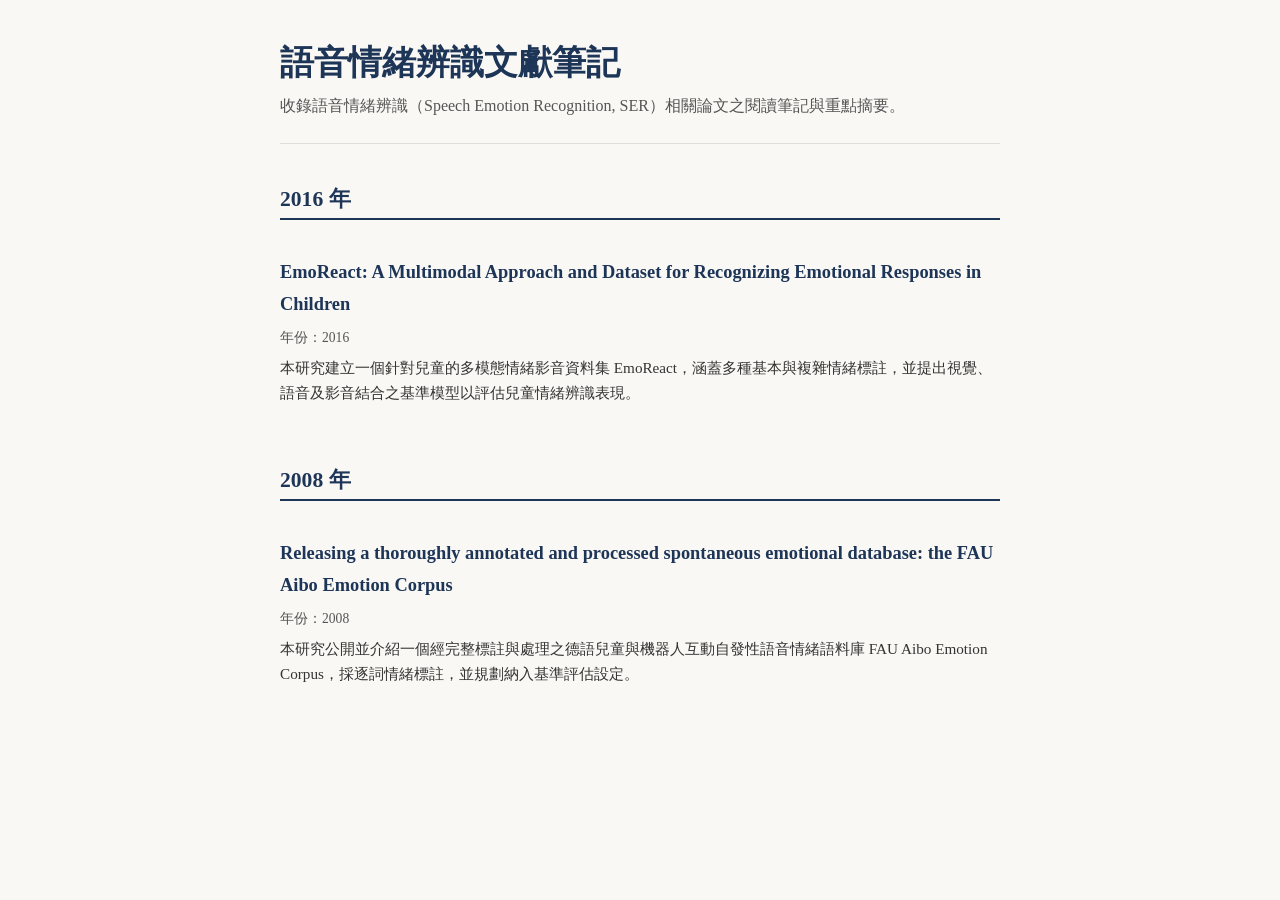
<file: index.html>
<!DOCTYPE html>
<html lang="zh-Hant">
<head>
  <meta charset="utf-8">
  <meta name="viewport" content="width=device-width, initial-scale=1">
  <title>語音情緒辨識文獻筆記</title>
  <link rel="stylesheet" href="css/style.css">
</head>
<body>
  <div class="container">
    <header class="site-header">
      <h1 class="site-title">語音情緒辨識文獻筆記</h1>
      <p class="site-desc">收錄語音情緒辨識（Speech Emotion Recognition, SER）相關論文之閱讀筆記與重點摘要。</p>
    </header>

    <noscript>
      <div class="noscript-warning">
        提示：目錄需要 JavaScript 才能顯示，請啟用瀏覽器的 JavaScript。
      </div>
    </noscript>

    <main id="notes-list">
      <!-- 筆記目錄將由 js/app.js 動態載入 data/notes.json 渲染 -->
    </main>
  </div>

  <script src="js/app.js"></script>
</body>
</html>
</file>
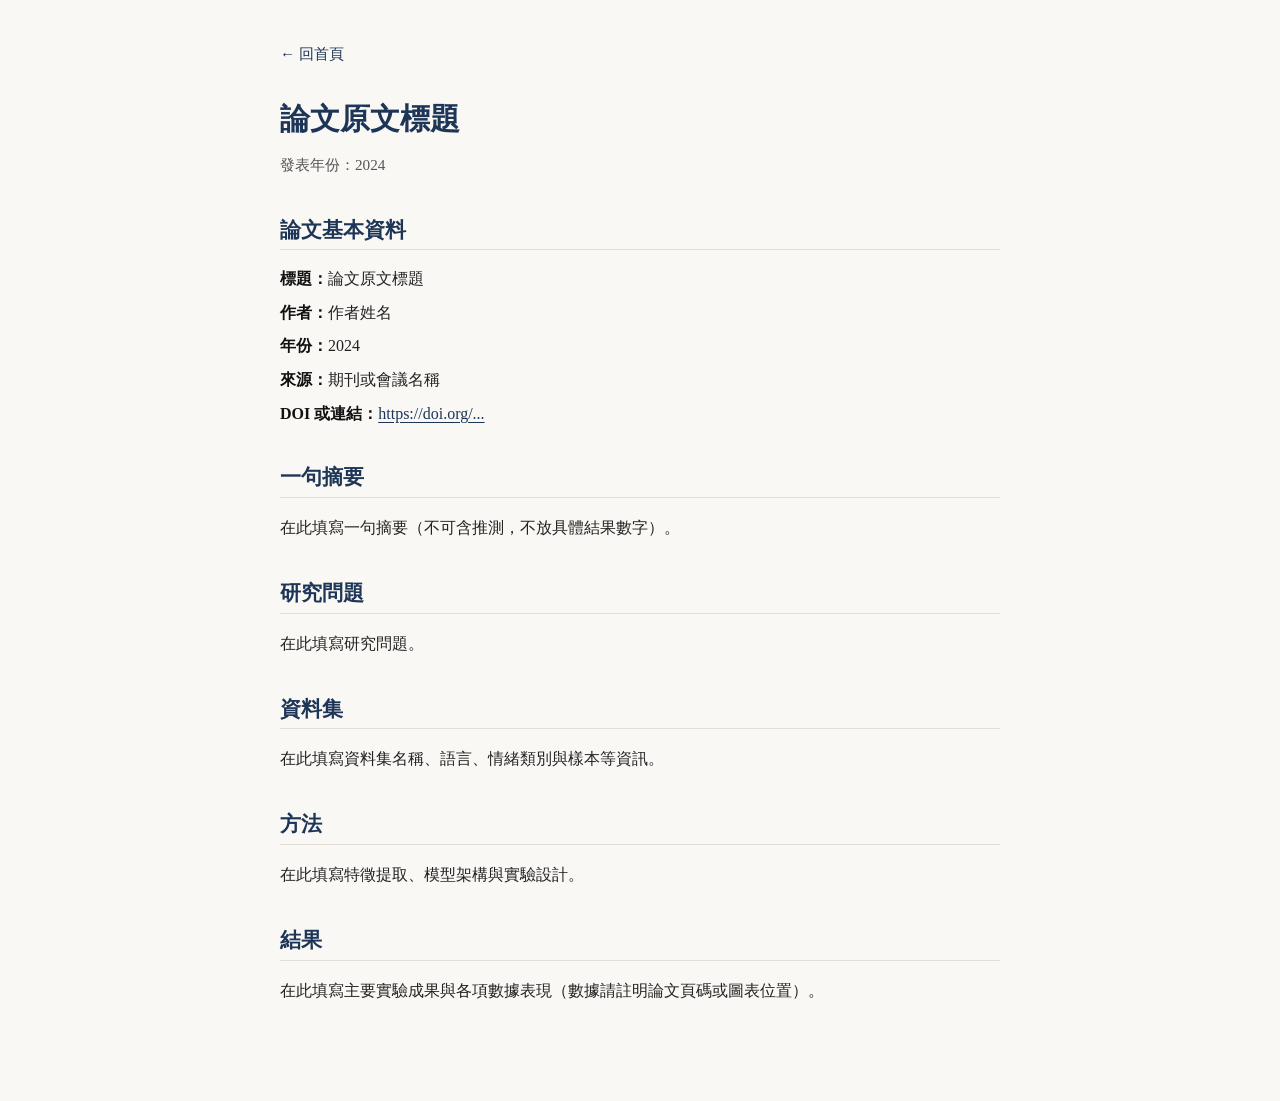
<file: templates/note-template.html>
<!DOCTYPE html>
<html lang="zh-Hant">
<head>
  <meta charset="utf-8">
  <meta name="viewport" content="width=device-width, initial-scale=1">
  <title>論文簡短標題 — 語音情緒辨識文獻筆記</title>
  <link rel="stylesheet" href="../../css/style.css">
</head>
<body>
  <div class="container">
    <nav class="nav">
      <a href="../../index.html" class="back-link">← 回首頁</a>
    </nav>

    <header class="note-header">
      <h1 id="paper-title">論文原文標題</h1>
      <p class="note-meta">發表年份：<span id="paper-year">2024</span></p>
    </header>

    <main>
      <section class="note-section">
        <h2>論文基本資料</h2>
        <ul class="meta-list">
          <li><strong>標題：</strong>論文原文標題</li>
          <li><strong>作者：</strong>作者姓名</li>
          <li><strong>年份：</strong>2024</li>
          <li><strong>來源：</strong>期刊或會議名稱</li>
          <li><strong>DOI 或連結：</strong><a href="https://doi.org/..." target="_blank" rel="noopener">https://doi.org/...</a></li>
        </ul>
      </section>

      <section class="note-section">
        <h2>一句摘要</h2>
        <p id="paper-summary">在此填寫一句摘要（不可含推測，不放具體結果數字）。</p>
      </section>

      <section class="note-section">
        <h2>研究問題</h2>
        <p>在此填寫研究問題。</p>
      </section>

      <section class="note-section">
        <h2>資料集</h2>
        <p>在此填寫資料集名稱、語言、情緒類別與樣本等資訊。</p>
      </section>

      <section class="note-section">
        <h2>方法</h2>
        <p>在此填寫特徵提取、模型架構與實驗設計。</p>
      </section>

      <section class="note-section">
        <h2>結果</h2>
        <p>在此填寫主要實驗成果與各項數據表現（數據請註明論文頁碼或圖表位置）。</p>
      </section>
    </main>
  </div>
</body>
</html>
</file>
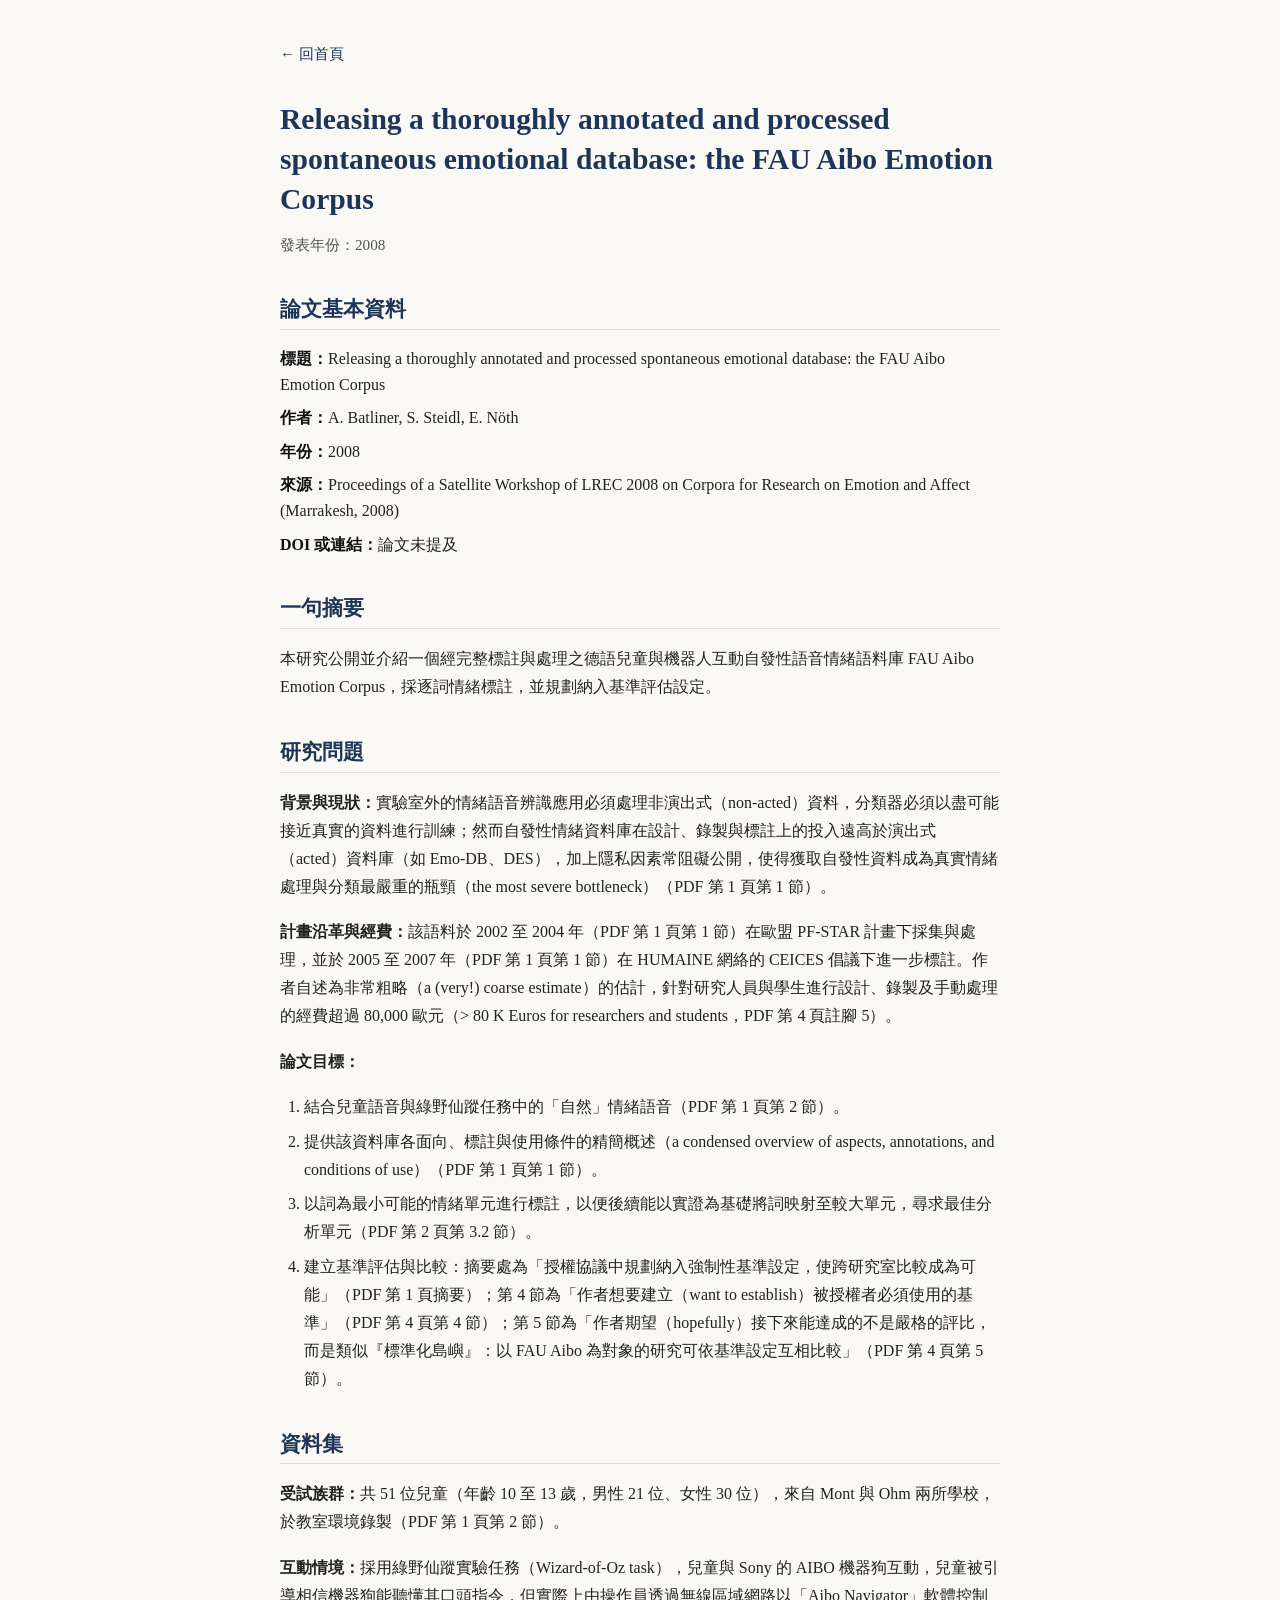
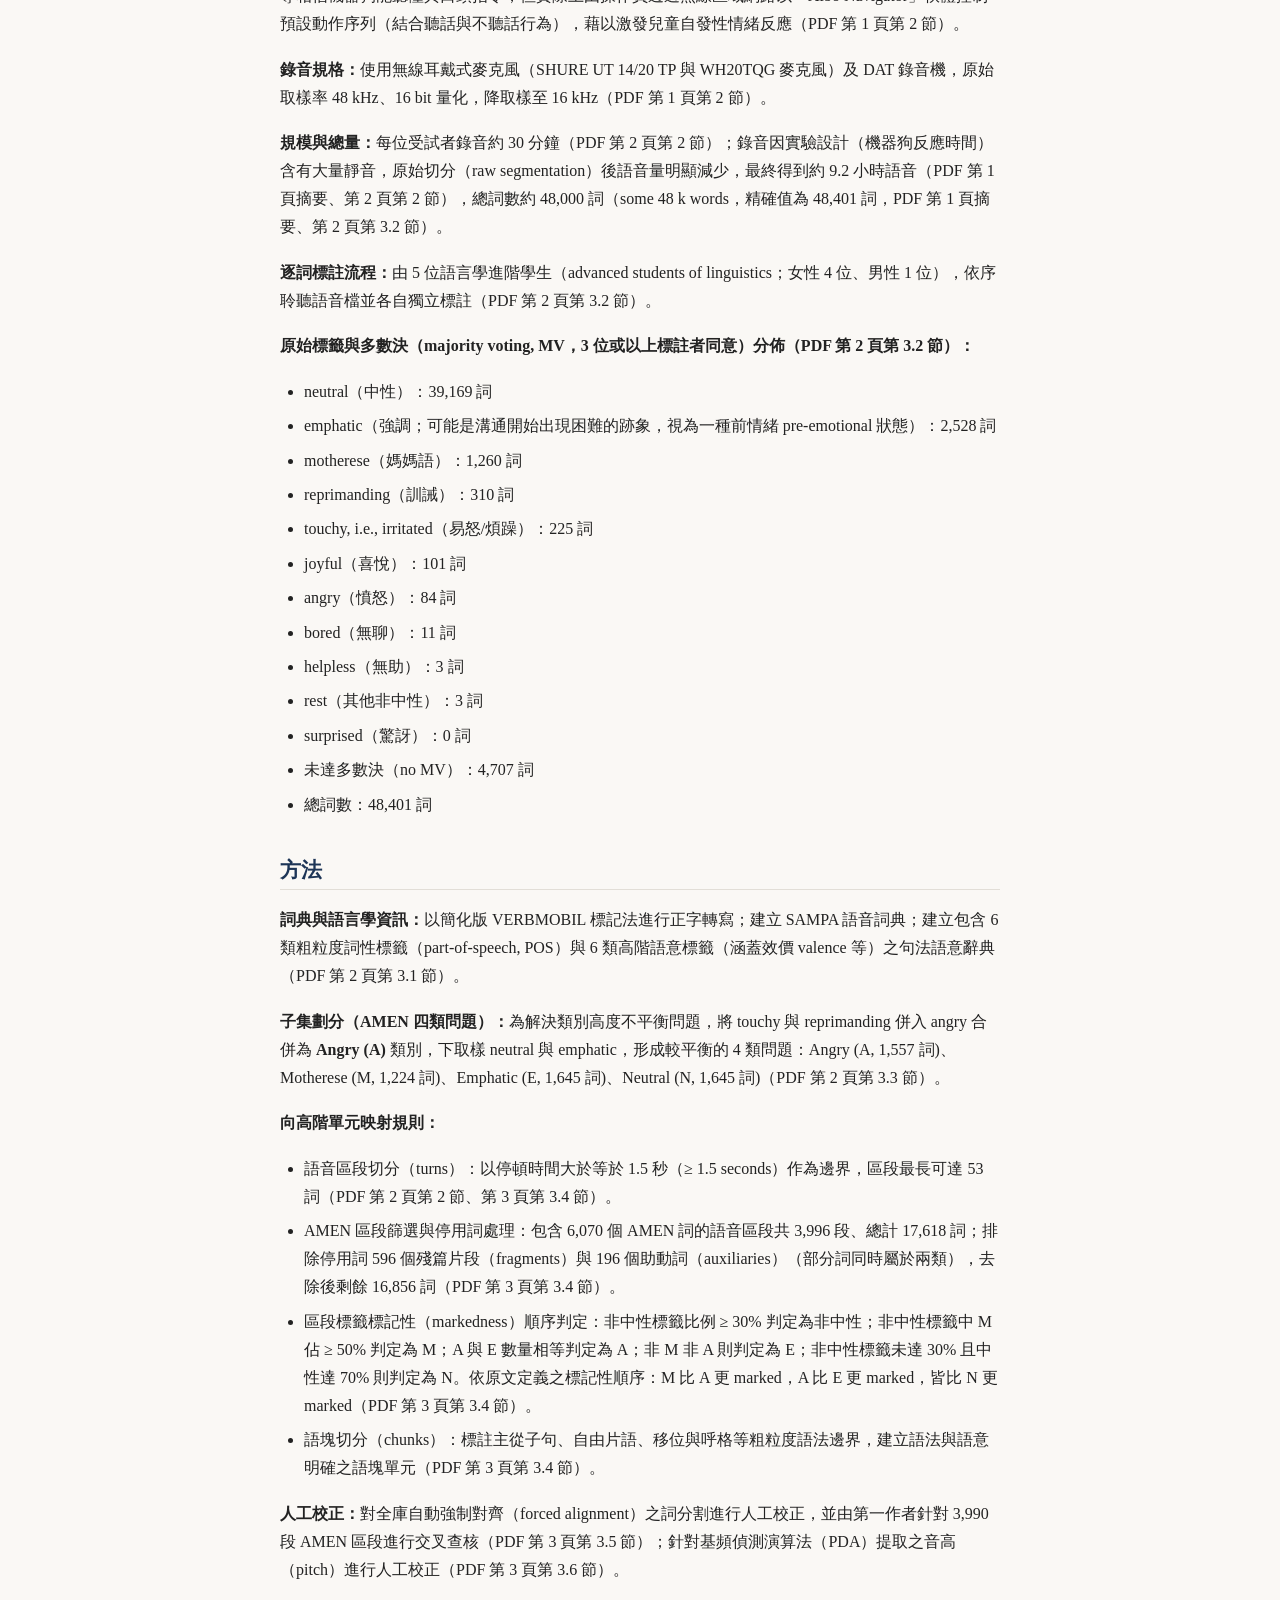
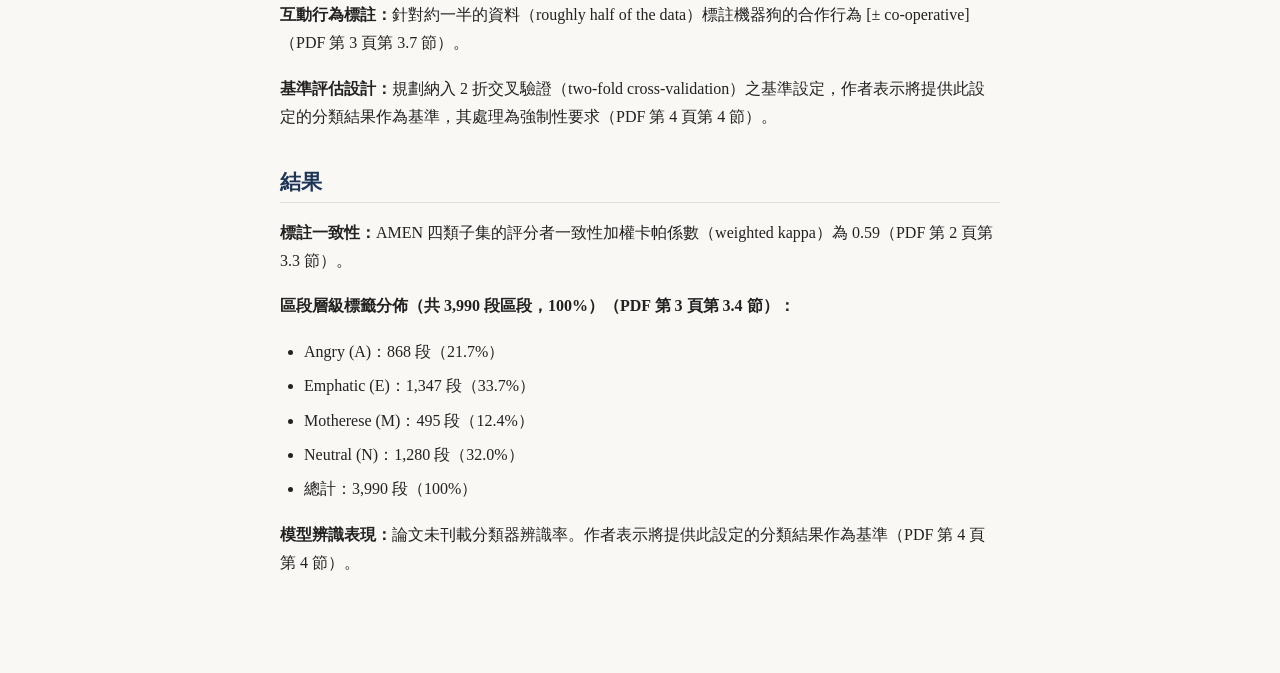
<file: notes/2008/2008-fau-aibo-emotion-corpus.html>
<!DOCTYPE html>
<html lang="zh-Hant">
<head>
  <meta charset="utf-8">
  <meta name="viewport" content="width=device-width, initial-scale=1">
  <title>FAU Aibo 自發性語音情緒語料庫 — 語音情緒辨識文獻筆記</title>
  <link rel="stylesheet" href="../../css/style.css">
</head>
<body>
  <div class="container">
    <nav class="nav">
      <a href="../../index.html" class="back-link">← 回首頁</a>
    </nav>

    <header class="note-header">
      <h1 id="paper-title">Releasing a thoroughly annotated and processed spontaneous emotional database: the FAU Aibo Emotion Corpus</h1>
      <p class="note-meta">發表年份：<span id="paper-year">2008</span></p>
    </header>

    <main>
      <section class="note-section">
        <h2>論文基本資料</h2>
        <ul class="meta-list">
          <li><strong>標題：</strong>Releasing a thoroughly annotated and processed spontaneous emotional database: the FAU Aibo Emotion Corpus</li>
          <li><strong>作者：</strong>A. Batliner, S. Steidl, E. Nöth</li>
          <li><strong>年份：</strong>2008</li>
          <li><strong>來源：</strong>Proceedings of a Satellite Workshop of LREC 2008 on Corpora for Research on Emotion and Affect (Marrakesh, 2008)</li>
          <li><strong>DOI 或連結：</strong>論文未提及</li>
        </ul>
      </section>

      <section class="note-section">
        <h2>一句摘要</h2>
        <p id="paper-summary">本研究公開並介紹一個經完整標註與處理之德語兒童與機器人互動自發性語音情緒語料庫 FAU Aibo Emotion Corpus，採逐詞情緒標註，並規劃納入基準評估設定。</p>
      </section>

      <section class="note-section">
        <h2>研究問題</h2>
        <p><strong>背景與現狀：</strong>實驗室外的情緒語音辨識應用必須處理非演出式（non-acted）資料，分類器必須以盡可能接近真實的資料進行訓練；然而自發性情緒資料庫在設計、錄製與標註上的投入遠高於演出式（acted）資料庫（如 Emo-DB、DES），加上隱私因素常阻礙公開，使得獲取自發性資料成為真實情緒處理與分類最嚴重的瓶頸（the most severe bottleneck）（PDF 第 1 頁第 1 節）。</p>
        <p><strong>計畫沿革與經費：</strong>該語料於 2002 至 2004 年（PDF 第 1 頁第 1 節）在歐盟 PF-STAR 計畫下採集與處理，並於 2005 至 2007 年（PDF 第 1 頁第 1 節）在 HUMAINE 網絡的 CEICES 倡議下進一步標註。作者自述為非常粗略（a (very!) coarse estimate）的估計，針對研究人員與學生進行設計、錄製及手動處理的經費超過 80,000 歐元（&gt; 80 K Euros for researchers and students，PDF 第 4 頁註腳 5）。</p>
        <p><strong>論文目標：</strong></p>
        <ol>
          <li>結合兒童語音與綠野仙蹤任務中的「自然」情緒語音（PDF 第 1 頁第 2 節）。</li>
          <li>提供該資料庫各面向、標註與使用條件的精簡概述（a condensed overview of aspects, annotations, and conditions of use）（PDF 第 1 頁第 1 節）。</li>
          <li>以詞為最小可能的情緒單元進行標註，以便後續能以實證為基礎將詞映射至較大單元，尋求最佳分析單元（PDF 第 2 頁第 3.2 節）。</li>
          <li>建立基準評估與比較：摘要處為「授權協議中規劃納入強制性基準設定，使跨研究室比較成為可能」（PDF 第 1 頁摘要）；第 4 節為「作者想要建立（want to establish）被授權者必須使用的基準」（PDF 第 4 頁第 4 節）；第 5 節為「作者期望（hopefully）接下來能達成的不是嚴格的評比，而是類似『標準化島嶼』：以 FAU Aibo 為對象的研究可依基準設定互相比較」（PDF 第 4 頁第 5 節）。</li>
        </ol>
      </section>

      <section class="note-section">
        <h2>資料集</h2>
        <p><strong>受試族群：</strong>共 51 位兒童（年齡 10 至 13 歲，男性 21 位、女性 30 位），來自 Mont 與 Ohm 兩所學校，於教室環境錄製（PDF 第 1 頁第 2 節）。</p>
        <p><strong>互動情境：</strong>採用綠野仙蹤實驗任務（Wizard-of-Oz task），兒童與 Sony 的 AIBO 機器狗互動，兒童被引導相信機器狗能聽懂其口頭指令，但實際上由操作員透過無線區域網路以「Aibo Navigator」軟體控制預設動作序列（結合聽話與不聽話行為），藉以激發兒童自發性情緒反應（PDF 第 1 頁第 2 節）。</p>
        <p><strong>錄音規格：</strong>使用無線耳戴式麥克風（SHURE UT 14/20 TP 與 WH20TQG 麥克風）及 DAT 錄音機，原始取樣率 48 kHz、16 bit 量化，降取樣至 16 kHz（PDF 第 1 頁第 2 節）。</p>
        <p><strong>規模與總量：</strong>每位受試者錄音約 30 分鐘（PDF 第 2 頁第 2 節）；錄音因實驗設計（機器狗反應時間）含有大量靜音，原始切分（raw segmentation）後語音量明顯減少，最終得到約 9.2 小時語音（PDF 第 1 頁摘要、第 2 頁第 2 節），總詞數約 48,000 詞（some 48 k words，精確值為 48,401 詞，PDF 第 1 頁摘要、第 2 頁第 3.2 節）。</p>
        <p><strong>逐詞標註流程：</strong>由 5 位語言學進階學生（advanced students of linguistics；女性 4 位、男性 1 位），依序聆聽語音檔並各自獨立標註（PDF 第 2 頁第 3.2 節）。</p>
        <p><strong>原始標籤與多數決（majority voting, MV，3 位或以上標註者同意）分佈（PDF 第 2 頁第 3.2 節）：</strong></p>
        <ul>
          <li>neutral（中性）：39,169 詞</li>
          <li>emphatic（強調；可能是溝通開始出現困難的跡象，視為一種前情緒 pre-emotional 狀態）：2,528 詞</li>
          <li>motherese（媽媽語）：1,260 詞</li>
          <li>reprimanding（訓誡）：310 詞</li>
          <li>touchy, i.e., irritated（易怒/煩躁）：225 詞</li>
          <li>joyful（喜悅）：101 詞</li>
          <li>angry（憤怒）：84 詞</li>
          <li>bored（無聊）：11 詞</li>
          <li>helpless（無助）：3 詞</li>
          <li>rest（其他非中性）：3 詞</li>
          <li>surprised（驚訝）：0 詞</li>
          <li>未達多數決（no MV）：4,707 詞</li>
          <li>總詞數：48,401 詞</li>
        </ul>
      </section>

      <section class="note-section">
        <h2>方法</h2>
        <p><strong>詞典與語言學資訊：</strong>以簡化版 VERBMOBIL 標記法進行正字轉寫；建立 SAMPA 語音詞典；建立包含 6 類粗粒度詞性標籤（part-of-speech, POS）與 6 類高階語意標籤（涵蓋效價 valence 等）之句法語意辭典（PDF 第 2 頁第 3.1 節）。</p>
        <p><strong>子集劃分（AMEN 四類問題）：</strong>為解決類別高度不平衡問題，將 touchy 與 reprimanding 併入 angry 合併為 <strong>Angry (A)</strong> 類別，下取樣 neutral 與 emphatic，形成較平衡的 4 類問題：Angry (A, 1,557 詞)、Motherese (M, 1,224 詞)、Emphatic (E, 1,645 詞)、Neutral (N, 1,645 詞)（PDF 第 2 頁第 3.3 節）。</p>
        <p><strong>向高階單元映射規則：</strong></p>
        <ul>
          <li>語音區段切分（turns）：以停頓時間大於等於 1.5 秒（&ge; 1.5 seconds）作為邊界，區段最長可達 53 詞（PDF 第 2 頁第 2 節、第 3 頁第 3.4 節）。</li>
          <li>AMEN 區段篩選與停用詞處理：包含 6,070 個 AMEN 詞的語音區段共 3,996 段、總計 17,618 詞；排除停用詞 596 個殘篇片段（fragments）與 196 個助動詞（auxiliaries）（部分詞同時屬於兩類），去除後剩餘 16,856 詞（PDF 第 3 頁第 3.4 節）。</li>
          <li>區段標籤標記性（markedness）順序判定：非中性標籤比例 &ge; 30% 判定為非中性；非中性標籤中 M 佔 &ge; 50% 判定為 M；A 與 E 數量相等判定為 A；非 M 非 A 則判定為 E；非中性標籤未達 30% 且中性達 70% 則判定為 N。依原文定義之標記性順序：M 比 A 更 marked，A 比 E 更 marked，皆比 N 更 marked（PDF 第 3 頁第 3.4 節）。</li>
          <li>語塊切分（chunks）：標註主從子句、自由片語、移位與呼格等粗粒度語法邊界，建立語法與語意明確之語塊單元（PDF 第 3 頁第 3.4 節）。</li>
        </ul>
        <p><strong>人工校正：</strong>對全庫自動強制對齊（forced alignment）之詞分割進行人工校正，並由第一作者針對 3,990 段 AMEN 區段進行交叉查核（PDF 第 3 頁第 3.5 節）；針對基頻偵測演算法（PDA）提取之音高（pitch）進行人工校正（PDF 第 3 頁第 3.6 節）。</p>
        <p><strong>互動行為標註：</strong>針對約一半的資料（roughly half of the data）標註機器狗的合作行為 [± co-operative]（PDF 第 3 頁第 3.7 節）。</p>
        <p><strong>基準評估設計：</strong>規劃納入 2 折交叉驗證（two-fold cross-validation）之基準設定，作者表示將提供此設定的分類結果作為基準，其處理為強制性要求（PDF 第 4 頁第 4 節）。</p>
      </section>

      <section class="note-section">
        <h2>結果</h2>
        <p><strong>標註一致性：</strong>AMEN 四類子集的評分者一致性加權卡帕係數（weighted kappa）為 0.59（PDF 第 2 頁第 3.3 節）。</p>
        <p><strong>區段層級標籤分佈（共 3,990 段區段，100%）（PDF 第 3 頁第 3.4 節）：</strong></p>
        <ul>
          <li>Angry (A)：868 段（21.7%）</li>
          <li>Emphatic (E)：1,347 段（33.7%）</li>
          <li>Motherese (M)：495 段（12.4%）</li>
          <li>Neutral (N)：1,280 段（32.0%）</li>
          <li>總計：3,990 段（100%）</li>
        </ul>
        <p><strong>模型辨識表現：</strong>論文未刊載分類器辨識率。作者表示將提供此設定的分類結果作為基準（PDF 第 4 頁第 4 節）。</p>
      </section>
    </main>
  </div>
</body>
</html>
</file>
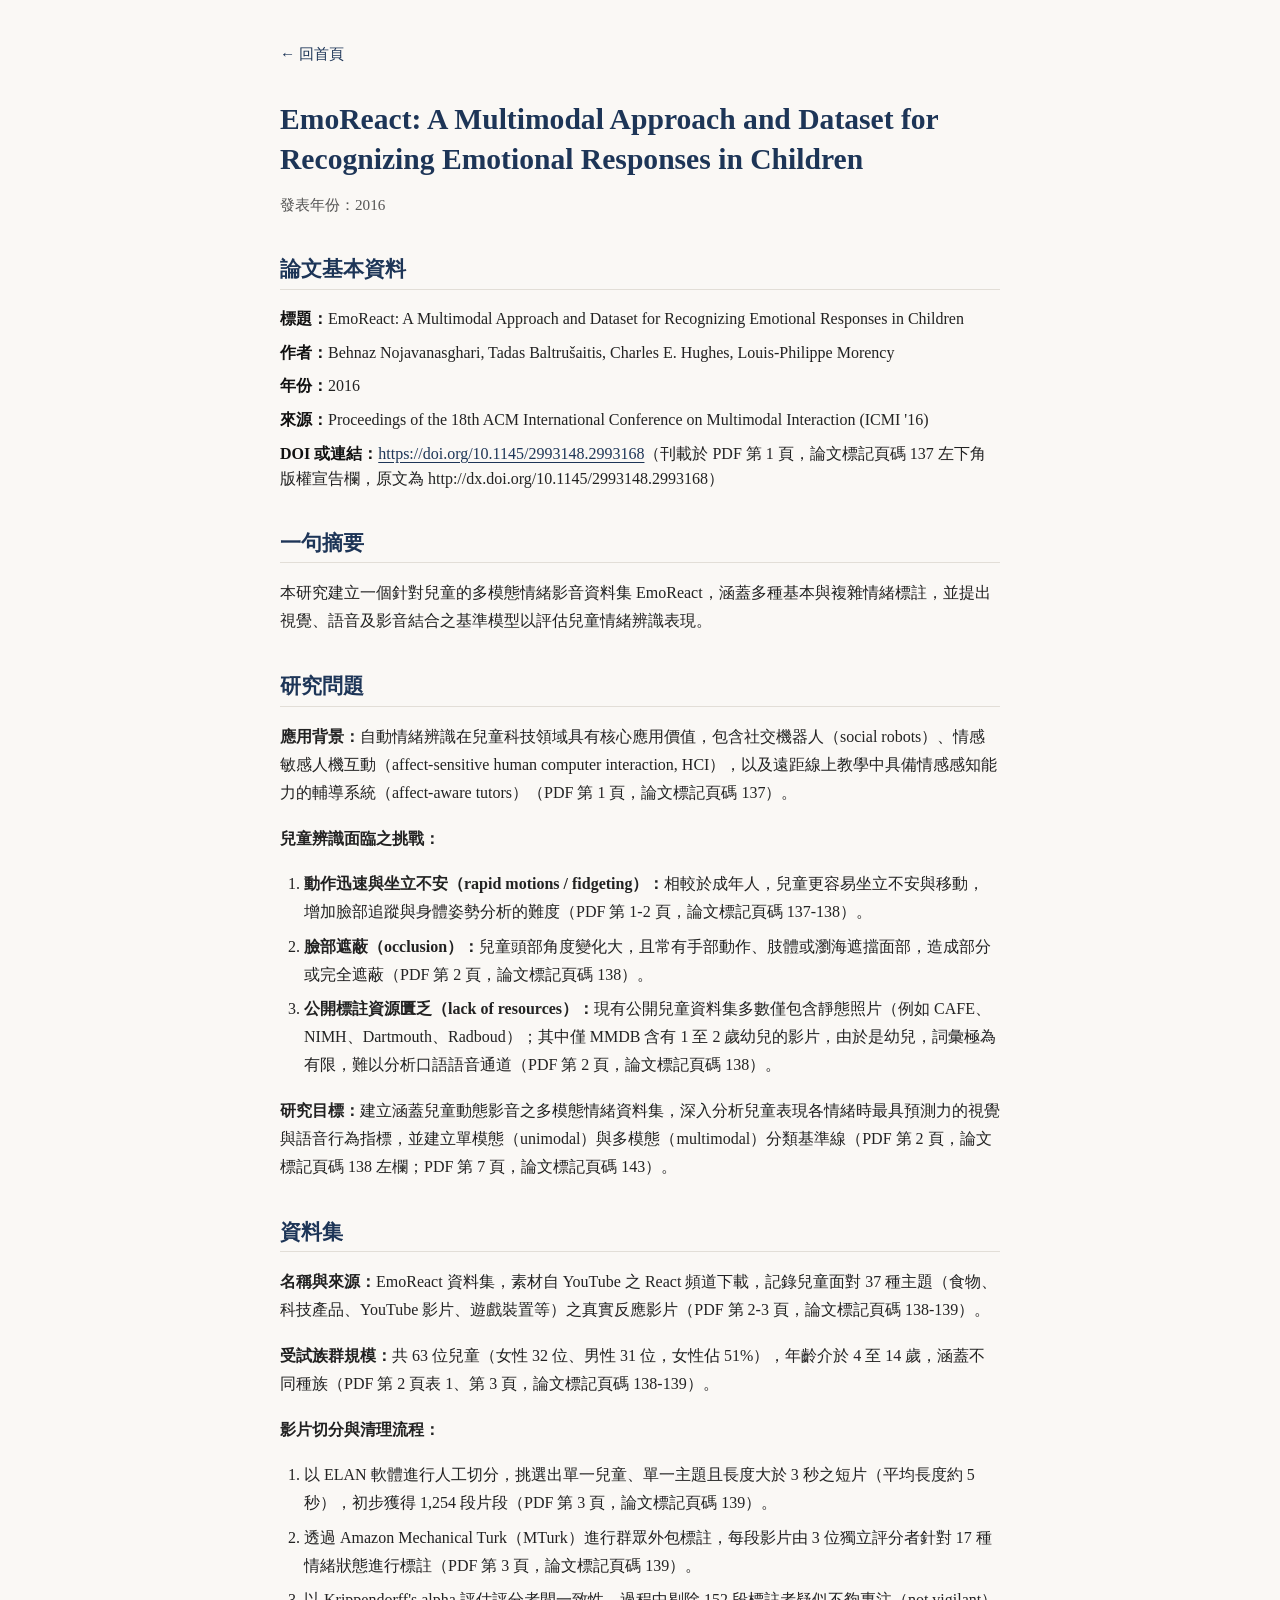
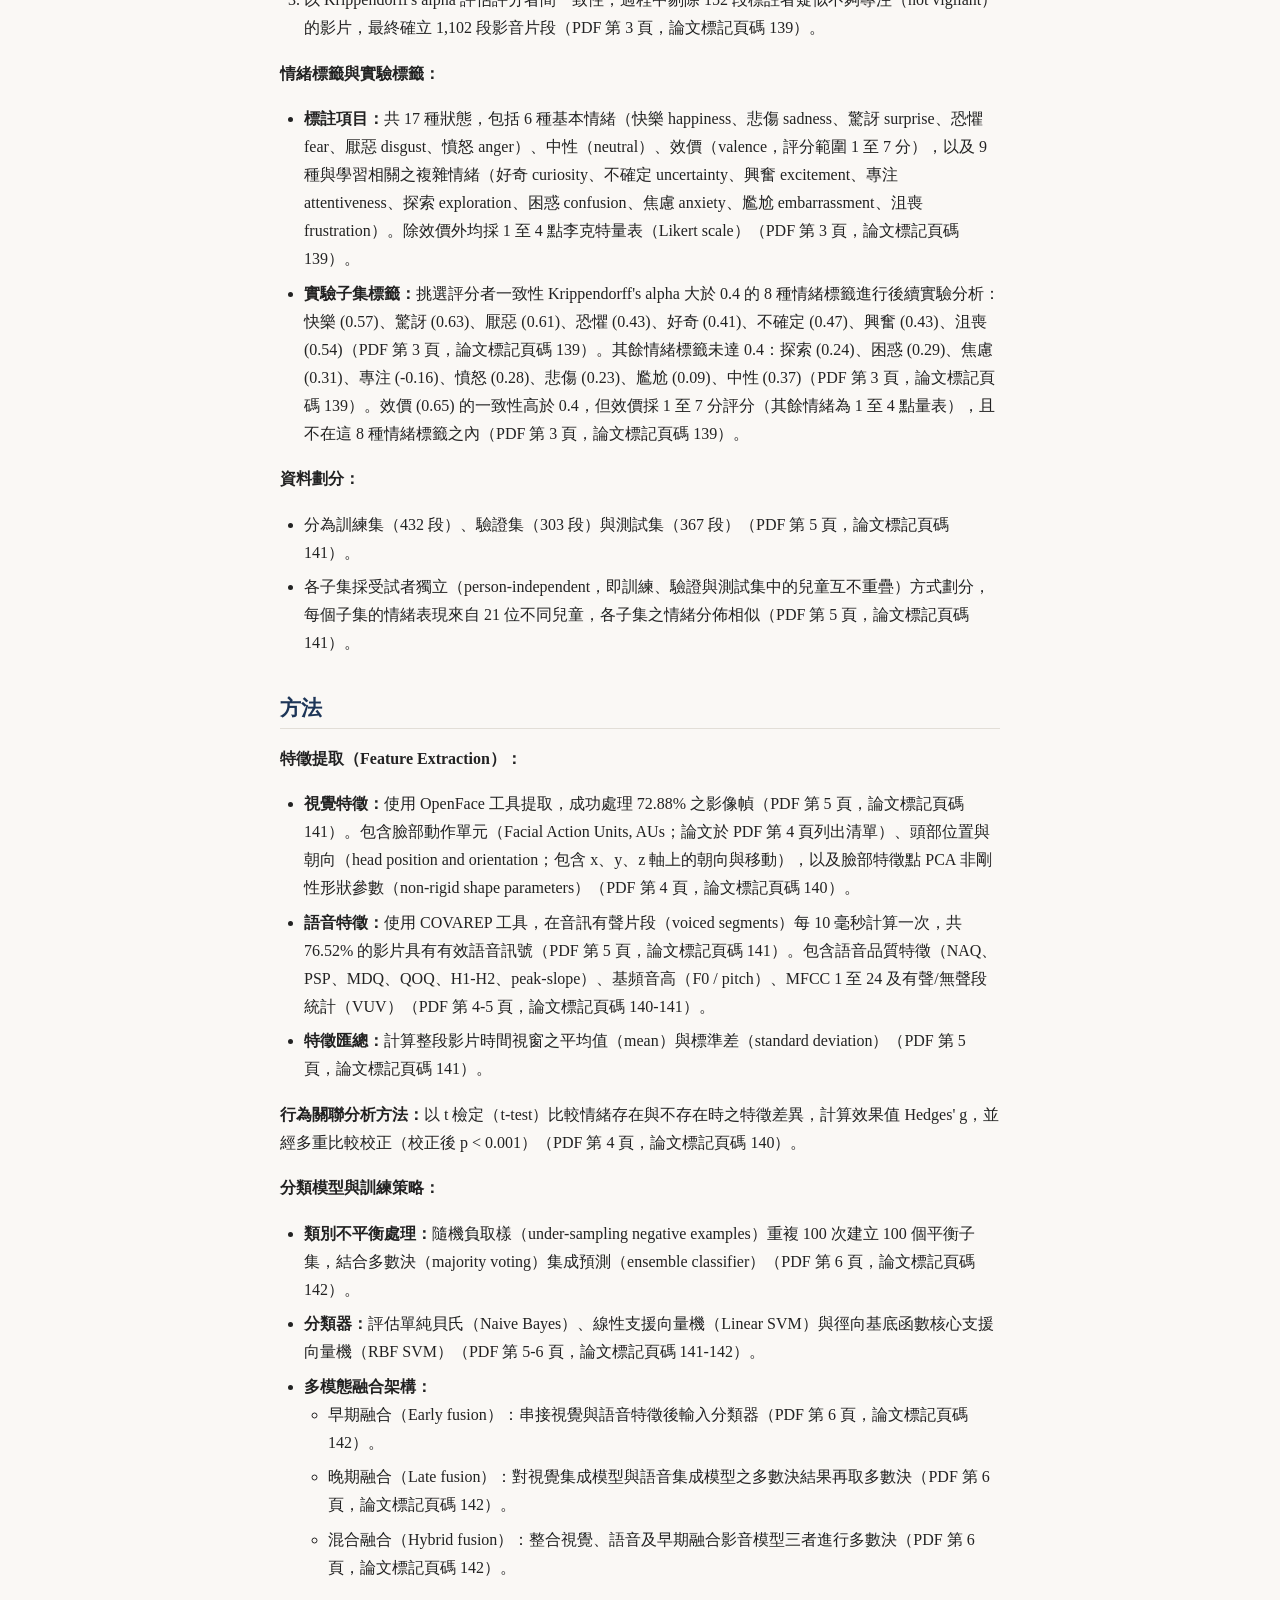
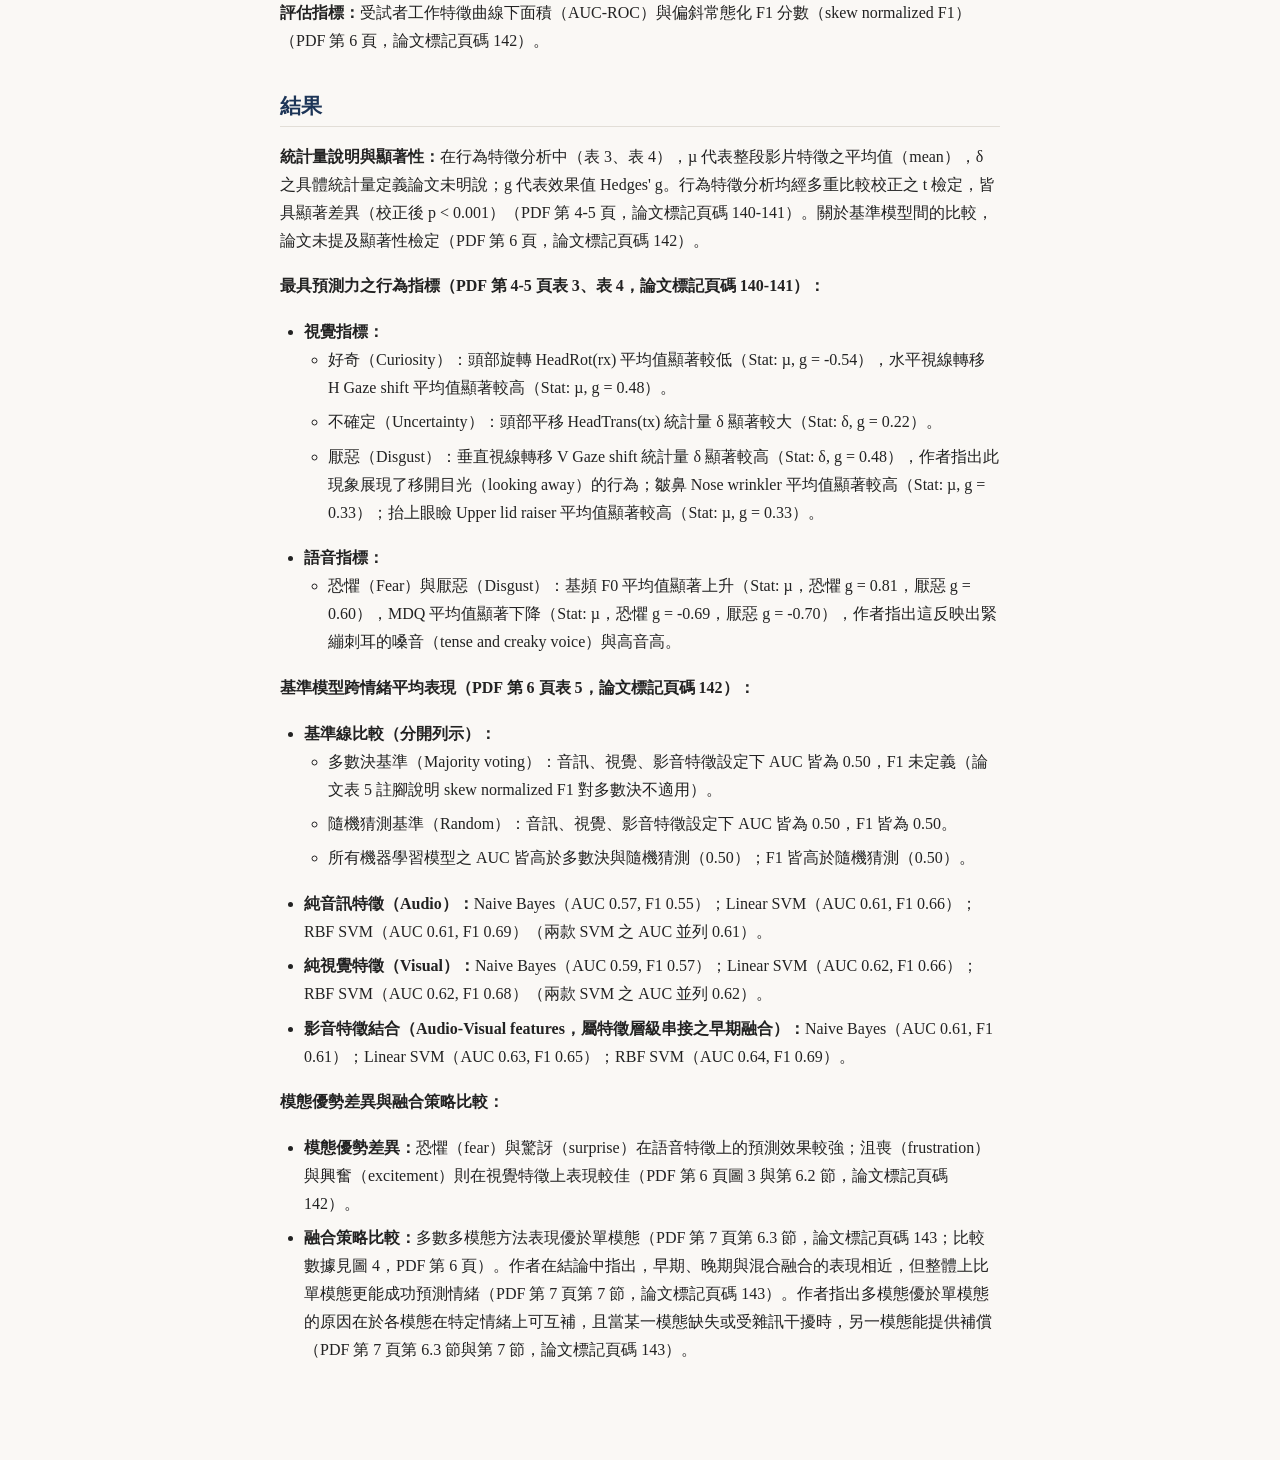
<file: notes/2016/2016-emoreact-multimodal-children-emotion.html>
<!DOCTYPE html>
<html lang="zh-Hant">
<head>
  <meta charset="utf-8">
  <meta name="viewport" content="width=device-width, initial-scale=1">
  <title>EmoReact 兒童多模態情緒辨識資料集與基準模型 — 語音情緒辨識文獻筆記</title>
  <link rel="stylesheet" href="../../css/style.css">
</head>
<body>
  <div class="container">
    <nav class="nav">
      <a href="../../index.html" class="back-link">← 回首頁</a>
    </nav>

    <header class="note-header">
      <h1 id="paper-title">EmoReact: A Multimodal Approach and Dataset for Recognizing Emotional Responses in Children</h1>
      <p class="note-meta">發表年份：<span id="paper-year">2016</span></p>
    </header>

    <main>
      <section class="note-section">
        <h2>論文基本資料</h2>
        <ul class="meta-list">
          <li><strong>標題：</strong>EmoReact: A Multimodal Approach and Dataset for Recognizing Emotional Responses in Children</li>
          <li><strong>作者：</strong>Behnaz Nojavanasghari, Tadas Baltrušaitis, Charles E. Hughes, Louis-Philippe Morency</li>
          <li><strong>年份：</strong>2016</li>
          <li><strong>來源：</strong>Proceedings of the 18th ACM International Conference on Multimodal Interaction (ICMI '16)</li>
          <li><strong>DOI 或連結：</strong><a href="https://doi.org/10.1145/2993148.2993168" target="_blank" rel="noopener">https://doi.org/10.1145/2993148.2993168</a>（刊載於 PDF 第 1 頁，論文標記頁碼 137 左下角版權宣告欄，原文為 http://dx.doi.org/10.1145/2993148.2993168）</li>
        </ul>
      </section>

      <section class="note-section">
        <h2>一句摘要</h2>
        <p id="paper-summary">本研究建立一個針對兒童的多模態情緒影音資料集 EmoReact，涵蓋多種基本與複雜情緒標註，並提出視覺、語音及影音結合之基準模型以評估兒童情緒辨識表現。</p>
      </section>

      <section class="note-section">
        <h2>研究問題</h2>
        <p><strong>應用背景：</strong>自動情緒辨識在兒童科技領域具有核心應用價值，包含社交機器人（social robots）、情感敏感人機互動（affect-sensitive human computer interaction, HCI），以及遠距線上教學中具備情感感知能力的輔導系統（affect-aware tutors）（PDF 第 1 頁，論文標記頁碼 137）。</p>
        <p><strong>兒童辨識面臨之挑戰：</strong></p>
        <ol>
          <li><strong>動作迅速與坐立不安（rapid motions / fidgeting）：</strong>相較於成年人，兒童更容易坐立不安與移動，增加臉部追蹤與身體姿勢分析的難度（PDF 第 1-2 頁，論文標記頁碼 137-138）。</li>
          <li><strong>臉部遮蔽（occlusion）：</strong>兒童頭部角度變化大，且常有手部動作、肢體或瀏海遮擋面部，造成部分或完全遮蔽（PDF 第 2 頁，論文標記頁碼 138）。</li>
          <li><strong>公開標註資源匱乏（lack of resources）：</strong>現有公開兒童資料集多數僅包含靜態照片（例如 CAFE、NIMH、Dartmouth、Radboud）；其中僅 MMDB 含有 1 至 2 歲幼兒的影片，由於是幼兒，詞彙極為有限，難以分析口語語音通道（PDF 第 2 頁，論文標記頁碼 138）。</li>
        </ol>
        <p><strong>研究目標：</strong>建立涵蓋兒童動態影音之多模態情緒資料集，深入分析兒童表現各情緒時最具預測力的視覺與語音行為指標，並建立單模態（unimodal）與多模態（multimodal）分類基準線（PDF 第 2 頁，論文標記頁碼 138 左欄；PDF 第 7 頁，論文標記頁碼 143）。</p>
      </section>

      <section class="note-section">
        <h2>資料集</h2>
        <p><strong>名稱與來源：</strong>EmoReact 資料集，素材自 YouTube 之 React 頻道下載，記錄兒童面對 37 種主題（食物、科技產品、YouTube 影片、遊戲裝置等）之真實反應影片（PDF 第 2-3 頁，論文標記頁碼 138-139）。</p>
        <p><strong>受試族群規模：</strong>共 63 位兒童（女性 32 位、男性 31 位，女性佔 51%），年齡介於 4 至 14 歲，涵蓋不同種族（PDF 第 2 頁表 1、第 3 頁，論文標記頁碼 138-139）。</p>
        <p><strong>影片切分與清理流程：</strong></p>
        <ol>
          <li>以 ELAN 軟體進行人工切分，挑選出單一兒童、單一主題且長度大於 3 秒之短片（平均長度約 5 秒），初步獲得 1,254 段片段（PDF 第 3 頁，論文標記頁碼 139）。</li>
          <li>透過 Amazon Mechanical Turk（MTurk）進行群眾外包標註，每段影片由 3 位獨立評分者針對 17 種情緒狀態進行標註（PDF 第 3 頁，論文標記頁碼 139）。</li>
          <li>以 Krippendorff's alpha 評估評分者間一致性，過程中剔除 152 段標註者疑似不夠專注（not vigilant）的影片，最終確立 1,102 段影音片段（PDF 第 3 頁，論文標記頁碼 139）。</li>
        </ol>
        <p><strong>情緒標籤與實驗標籤：</strong></p>
        <ul>
          <li><strong>標註項目：</strong>共 17 種狀態，包括 6 種基本情緒（快樂 happiness、悲傷 sadness、驚訝 surprise、恐懼 fear、厭惡 disgust、憤怒 anger）、中性（neutral）、效價（valence，評分範圍 1 至 7 分），以及 9 種與學習相關之複雜情緒（好奇 curiosity、不確定 uncertainty、興奮 excitement、專注 attentiveness、探索 exploration、困惑 confusion、焦慮 anxiety、尷尬 embarrassment、沮喪 frustration）。除效價外均採 1 至 4 點李克特量表（Likert scale）（PDF 第 3 頁，論文標記頁碼 139）。</li>
          <li><strong>實驗子集標籤：</strong>挑選評分者一致性 Krippendorff's alpha 大於 0.4 的 8 種情緒標籤進行後續實驗分析：快樂 (0.57)、驚訝 (0.63)、厭惡 (0.61)、恐懼 (0.43)、好奇 (0.41)、不確定 (0.47)、興奮 (0.43)、沮喪 (0.54)（PDF 第 3 頁，論文標記頁碼 139）。其餘情緒標籤未達 0.4：探索 (0.24)、困惑 (0.29)、焦慮 (0.31)、專注 (-0.16)、憤怒 (0.28)、悲傷 (0.23)、尷尬 (0.09)、中性 (0.37)（PDF 第 3 頁，論文標記頁碼 139）。效價 (0.65) 的一致性高於 0.4，但效價採 1 至 7 分評分（其餘情緒為 1 至 4 點量表），且不在這 8 種情緒標籤之內（PDF 第 3 頁，論文標記頁碼 139）。</li>
        </ul>
        <p><strong>資料劃分：</strong></p>
        <ul>
          <li>分為訓練集（432 段）、驗證集（303 段）與測試集（367 段）（PDF 第 5 頁，論文標記頁碼 141）。</li>
          <li>各子集採受試者獨立（person-independent，即訓練、驗證與測試集中的兒童互不重疊）方式劃分，每個子集的情緒表現來自 21 位不同兒童，各子集之情緒分佈相似（PDF 第 5 頁，論文標記頁碼 141）。</li>
        </ul>
      </section>

      <section class="note-section">
        <h2>方法</h2>
        <p><strong>特徵提取（Feature Extraction）：</strong></p>
        <ul>
          <li><strong>視覺特徵：</strong>使用 OpenFace 工具提取，成功處理 72.88% 之影像幀（PDF 第 5 頁，論文標記頁碼 141）。包含臉部動作單元（Facial Action Units, AUs；論文於 PDF 第 4 頁列出清單）、頭部位置與朝向（head position and orientation；包含 x、y、z 軸上的朝向與移動），以及臉部特徵點 PCA 非剛性形狀參數（non-rigid shape parameters）（PDF 第 4 頁，論文標記頁碼 140）。</li>
          <li><strong>語音特徵：</strong>使用 COVAREP 工具，在音訊有聲片段（voiced segments）每 10 毫秒計算一次，共 76.52% 的影片具有有效語音訊號（PDF 第 5 頁，論文標記頁碼 141）。包含語音品質特徵（NAQ、PSP、MDQ、QOQ、H1-H2、peak-slope）、基頻音高（F0 / pitch）、MFCC 1 至 24 及有聲/無聲段統計（VUV）（PDF 第 4-5 頁，論文標記頁碼 140-141）。</li>
          <li><strong>特徵匯總：</strong>計算整段影片時間視窗之平均值（mean）與標準差（standard deviation）（PDF 第 5 頁，論文標記頁碼 141）。</li>
        </ul>
        <p><strong>行為關聯分析方法：</strong>以 t 檢定（t-test）比較情緒存在與不存在時之特徵差異，計算效果值 Hedges' g，並經多重比較校正（校正後 p &lt; 0.001）（PDF 第 4 頁，論文標記頁碼 140）。</p>
        <p><strong>分類模型與訓練策略：</strong></p>
        <ul>
          <li><strong>類別不平衡處理：</strong>隨機負取樣（under-sampling negative examples）重複 100 次建立 100 個平衡子集，結合多數決（majority voting）集成預測（ensemble classifier）（PDF 第 6 頁，論文標記頁碼 142）。</li>
          <li><strong>分類器：</strong>評估單純貝氏（Naive Bayes）、線性支援向量機（Linear SVM）與徑向基底函數核心支援向量機（RBF SVM）（PDF 第 5-6 頁，論文標記頁碼 141-142）。</li>
          <li><strong>多模態融合架構：</strong>
            <ul>
              <li>早期融合（Early fusion）：串接視覺與語音特徵後輸入分類器（PDF 第 6 頁，論文標記頁碼 142）。</li>
              <li>晚期融合（Late fusion）：對視覺集成模型與語音集成模型之多數決結果再取多數決（PDF 第 6 頁，論文標記頁碼 142）。</li>
              <li>混合融合（Hybrid fusion）：整合視覺、語音及早期融合影音模型三者進行多數決（PDF 第 6 頁，論文標記頁碼 142）。</li>
            </ul>
          </li>
        </ul>
        <p><strong>評估指標：</strong>受試者工作特徵曲線下面積（AUC-ROC）與偏斜常態化 F1 分數（skew normalized F1）（PDF 第 6 頁，論文標記頁碼 142）。</p>
      </section>

      <section class="note-section">
        <h2>結果</h2>
        <p><strong>統計量說明與顯著性：</strong>在行為特徵分析中（表 3、表 4），µ 代表整段影片特徵之平均值（mean），δ 之具體統計量定義論文未明說；g 代表效果值 Hedges' g。行為特徵分析均經多重比較校正之 t 檢定，皆具顯著差異（校正後 p &lt; 0.001）（PDF 第 4-5 頁，論文標記頁碼 140-141）。關於基準模型間的比較，論文未提及顯著性檢定（PDF 第 6 頁，論文標記頁碼 142）。</p>

        <p><strong>最具預測力之行為指標（PDF 第 4-5 頁表 3、表 4，論文標記頁碼 140-141）：</strong></p>
        <ul>
          <li><strong>視覺指標：</strong>
            <ul>
              <li>好奇（Curiosity）：頭部旋轉 HeadRot(rx) 平均值顯著較低（Stat: µ, g = -0.54），水平視線轉移 H Gaze shift 平均值顯著較高（Stat: µ, g = 0.48）。</li>
              <li>不確定（Uncertainty）：頭部平移 HeadTrans(tx) 統計量 δ 顯著較大（Stat: δ, g = 0.22）。</li>
              <li>厭惡（Disgust）：垂直視線轉移 V Gaze shift 統計量 δ 顯著較高（Stat: δ, g = 0.48），作者指出此現象展現了移開目光（looking away）的行為；皺鼻 Nose wrinkler 平均值顯著較高（Stat: µ, g = 0.33）；抬上眼瞼 Upper lid raiser 平均值顯著較高（Stat: µ, g = 0.33）。</li>
            </ul>
          </li>
          <li><strong>語音指標：</strong>
            <ul>
              <li>恐懼（Fear）與厭惡（Disgust）：基頻 F0 平均值顯著上升（Stat: µ，恐懼 g = 0.81，厭惡 g = 0.60），MDQ 平均值顯著下降（Stat: µ，恐懼 g = -0.69，厭惡 g = -0.70），作者指出這反映出緊繃刺耳的嗓音（tense and creaky voice）與高音高。</li>
            </ul>
          </li>
        </ul>

        <p><strong>基準模型跨情緒平均表現（PDF 第 6 頁表 5，論文標記頁碼 142）：</strong></p>
        <ul>
          <li><strong>基準線比較（分開列示）：</strong>
            <ul>
              <li>多數決基準（Majority voting）：音訊、視覺、影音特徵設定下 AUC 皆為 0.50，F1 未定義（論文表 5 註腳說明 skew normalized F1 對多數決不適用）。</li>
              <li>隨機猜測基準（Random）：音訊、視覺、影音特徵設定下 AUC 皆為 0.50，F1 皆為 0.50。</li>
              <li>所有機器學習模型之 AUC 皆高於多數決與隨機猜測（0.50）；F1 皆高於隨機猜測（0.50）。</li>
            </ul>
          </li>
          <li><strong>純音訊特徵（Audio）：</strong>Naive Bayes（AUC 0.57, F1 0.55）；Linear SVM（AUC 0.61, F1 0.66）；RBF SVM（AUC 0.61, F1 0.69）（兩款 SVM 之 AUC 並列 0.61）。</li>
          <li><strong>純視覺特徵（Visual）：</strong>Naive Bayes（AUC 0.59, F1 0.57）；Linear SVM（AUC 0.62, F1 0.66）；RBF SVM（AUC 0.62, F1 0.68）（兩款 SVM 之 AUC 並列 0.62）。</li>
          <li><strong>影音特徵結合（Audio-Visual features，屬特徵層級串接之早期融合）：</strong>Naive Bayes（AUC 0.61, F1 0.61）；Linear SVM（AUC 0.63, F1 0.65）；RBF SVM（AUC 0.64, F1 0.69）。</li>
        </ul>

        <p><strong>模態優勢差異與融合策略比較：</strong></p>
        <ul>
          <li><strong>模態優勢差異：</strong>恐懼（fear）與驚訝（surprise）在語音特徵上的預測效果較強；沮喪（frustration）與興奮（excitement）則在視覺特徵上表現較佳（PDF 第 6 頁圖 3 與第 6.2 節，論文標記頁碼 142）。</li>
          <li><strong>融合策略比較：</strong>多數多模態方法表現優於單模態（PDF 第 7 頁第 6.3 節，論文標記頁碼 143；比較數據見圖 4，PDF 第 6 頁）。作者在結論中指出，早期、晚期與混合融合的表現相近，但整體上比單模態更能成功預測情緒（PDF 第 7 頁第 7 節，論文標記頁碼 143）。作者指出多模態優於單模態的原因在於各模態在特定情緒上可互補，且當某一模態缺失或受雜訊干擾時，另一模態能提供補償（PDF 第 7 頁第 6.3 節與第 7 節，論文標記頁碼 143）。</li>
        </ul>
      </section>
    </main>
  </div>
</body>
</html>
</file>
<file: css/style.css>
/* 語音情緒辨識文獻筆記站 — 共用樣式表 */

/* 基礎設定與學術襯線字體 */
:root {
  --bg-color: #faf8f5;
  --text-color: #222222;
  --accent-color: #1d3557;
  --accent-hover: #0d1b2a;
  --muted-text: #555555;
  --border-color: #e2ded7;
  --card-border: #eae6df;
  --inferred-bg: #fff9db;
  --inferred-border: #b58900;
  --error-bg: #fdf2f2;
  --error-border: #f5c6cb;
  --error-text: #842029;
}

* {
  box-sizing: border-box;
}

html {
  font-size: 16px;
  background-color: var(--bg-color);
  color: var(--text-color);
}

body {
  font-family: "Songti TC", "PMingLiU", "Noto Serif TC", Georgia, serif;
  line-height: 1.75;
  margin: 0;
  padding: 0;
  -webkit-font-smoothing: antialiased;
}

/* 單欄、窄版面版型 */
.container {
  max-width: 760px;
  margin: 0 auto;
  padding: 2.5rem 1.25rem 4rem 1.25rem;
}

/* 頁首導覽 */
.nav {
  margin-bottom: 2rem;
}

.back-link {
  display: inline-block;
  color: var(--accent-color);
  text-decoration: none;
  font-size: 0.95rem;
}

.back-link:hover {
  text-decoration: underline;
  color: var(--accent-hover);
}

/* 標題與內文排版 */
h1 {
  font-size: 1.85rem;
  line-height: 1.35;
  color: var(--accent-color);
  margin: 0 0 0.75rem 0;
  font-weight: 600;
}

h2 {
  font-size: 1.3rem;
  line-height: 1.4;
  color: var(--accent-color);
  border-bottom: 1px solid var(--border-color);
  padding-bottom: 0.35rem;
  margin: 2.25rem 0 1rem 0;
  font-weight: 600;
}

h3 {
  font-size: 1.1rem;
  color: var(--text-color);
  margin: 1.5rem 0 0.5rem 0;
}

p {
  margin: 0 0 1.1rem 0;
}

ul, ol {
  margin: 0 0 1.1rem 0;
  padding-left: 1.5rem;
}

li {
  margin-bottom: 0.4rem;
}

a {
  color: var(--accent-color);
  text-decoration: underline;
  text-underline-offset: 3px;
}

a:hover {
  color: var(--accent-hover);
}

blockquote {
  margin: 1.25rem 0;
  padding: 0.5rem 1rem;
  border-left: 3px solid var(--accent-color);
  color: var(--muted-text);
  background-color: rgba(29, 53, 87, 0.03);
}

table {
  width: 100%;
  border-collapse: collapse;
  margin: 1.5rem 0;
  font-size: 0.95rem;
}

th, td {
  border: 1px solid var(--border-color);
  padding: 0.5rem 0.75rem;
  text-align: left;
}

th {
  background-color: rgba(29, 53, 87, 0.05);
  font-weight: 600;
}

code {
  font-family: ui-monospace, SFMono-Regular, Consolas, "Liberation Mono", Menlo, monospace;
  font-size: 0.88em;
  background-color: #f0ece3;
  padding: 0.15em 0.35em;
  border-radius: 3px;
}

/* AI 推測內容標記樣式（黃底 + 虛線底線） */
.inferred {
  background-color: var(--inferred-bg);
  border-bottom: 1.5px dashed var(--inferred-border);
  padding: 0.1em 0.3em;
  border-radius: 2px;
}

/* 首頁專用樣式 */
.site-header {
  margin-bottom: 2.5rem;
  border-bottom: 1px solid var(--border-color);
  padding-bottom: 1.5rem;
}

.site-title {
  font-size: 2.1rem;
  margin-bottom: 0.5rem;
  color: var(--accent-color);
}

.site-desc {
  color: var(--muted-text);
  font-size: 1rem;
  margin: 0;
  line-height: 1.6;
}

.noscript-warning {
  padding: 1rem;
  margin-bottom: 1.5rem;
  background-color: #fff3cd;
  border: 1px solid #ffeeba;
  color: #856404;
  border-radius: 4px;
}

.empty-message {
  padding: 1.5rem;
  background-color: #f4f1ea;
  border: 1px solid var(--border-color);
  border-radius: 4px;
  color: var(--muted-text);
  font-style: italic;
  text-align: center;
}

.error-message {
  padding: 1rem 1.25rem;
  background-color: var(--error-bg);
  border: 1px solid var(--error-border);
  border-radius: 4px;
  color: var(--error-text);
}

.year-section {
  margin-top: 2.5rem;
}

.year-title {
  font-size: 1.35rem;
  border-bottom: 2px solid var(--accent-color);
  padding-bottom: 0.25rem;
  margin-bottom: 1rem;
  color: var(--accent-color);
}

.notes-card-list {
  list-style: none;
  padding: 0;
  margin: 0;
}

.note-card {
  padding: 1.25rem 0;
  border-bottom: 1px solid var(--card-border);
}

.note-card:last-child {
  border-bottom: none;
}

.note-card-title {
  font-size: 1.15rem;
  font-weight: 600;
  color: var(--accent-color);
  text-decoration: none;
  display: inline-block;
  margin-bottom: 0.35rem;
}

.note-card-title:hover {
  text-decoration: underline;
  color: var(--accent-hover);
}

.note-card-meta {
  font-size: 0.85rem;
  color: var(--muted-text);
  margin-bottom: 0.4rem;
}

.note-card-summary {
  margin: 0;
  color: #333333;
  font-size: 0.95rem;
  line-height: 1.6;
}

/* 筆記頁專用樣式 */
.note-header {
  margin-bottom: 2rem;
}

.note-meta {
  font-size: 0.95rem;
  color: var(--muted-text);
  margin-top: 0.5rem;
}

.meta-list {
  list-style: none;
  padding-left: 0;
  margin-bottom: 1.5rem;
}

.meta-list li {
  margin-bottom: 0.5rem;
  line-height: 1.6;
}

.meta-list strong {
  color: #111111;
}

.note-section {
  margin-bottom: 2rem;
}
</file>
